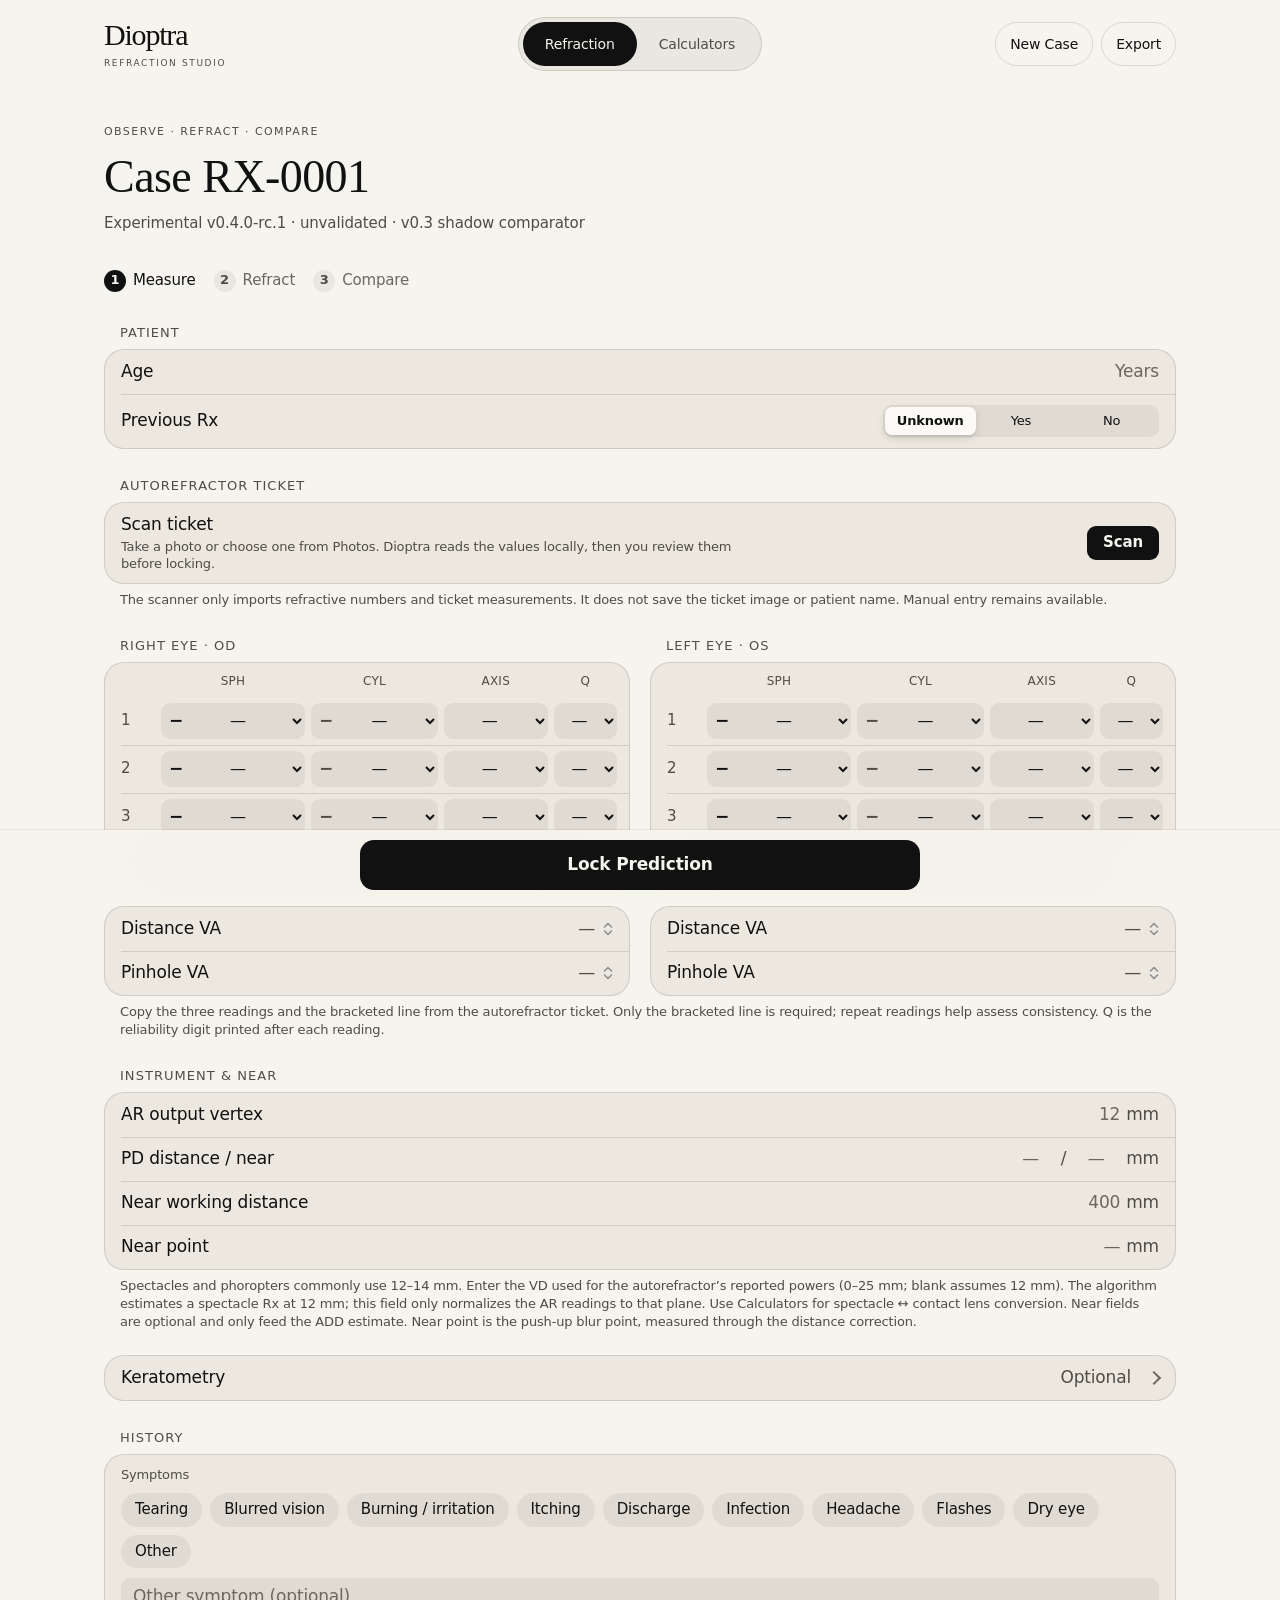
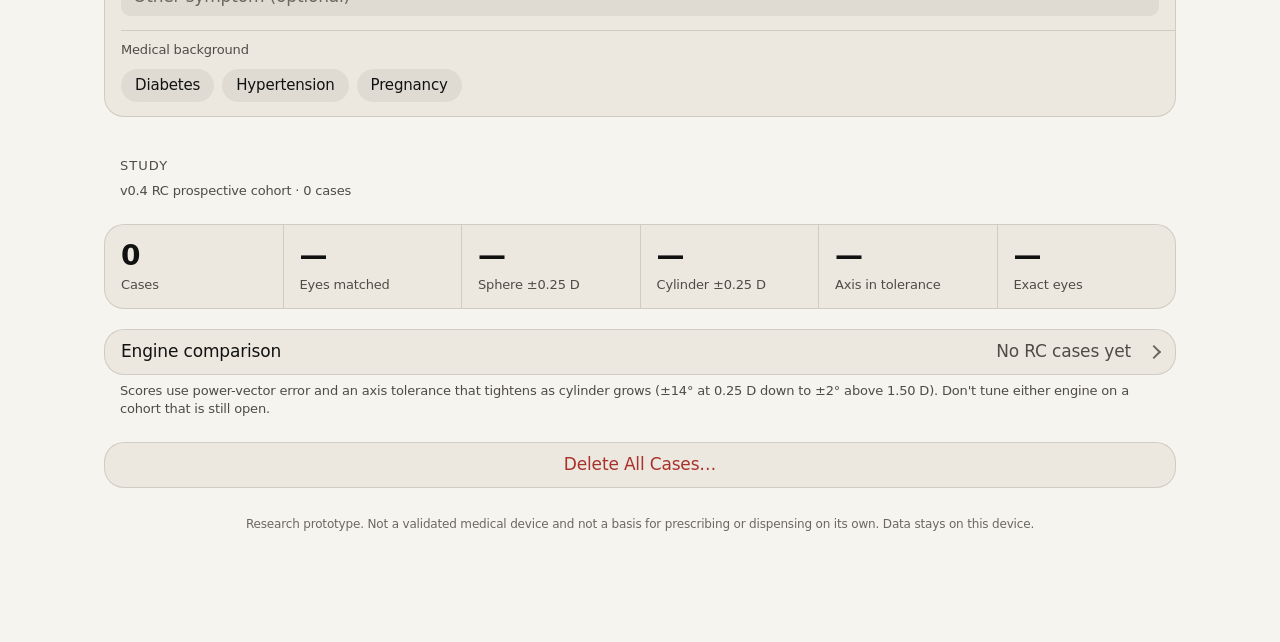
<file: index.html>
<!doctype html>
<html lang="en">
<head>
  <meta charset="utf-8" />
  <meta name="viewport" content="width=device-width, initial-scale=1, viewport-fit=cover" />
  <meta name="theme-color" content="#F6F4EE" media="(prefers-color-scheme: light)" />
  <meta name="theme-color" content="#111111" media="(prefers-color-scheme: dark)" />
  <meta name="apple-mobile-web-app-capable" content="yes" />
  <meta name="apple-mobile-web-app-status-bar-style" content="default" />
  <meta name="apple-mobile-web-app-title" content="Dioptra" />
  <meta name="color-scheme" content="light dark" />
  <title>Project Dioptra</title>
  <link rel="manifest" href="manifest.webmanifest" />
  <link rel="icon" href="assets/icon.svg" type="image/svg+xml" />
  <link rel="apple-touch-icon" href="assets/icon-192.png" />
  <link rel="stylesheet" href="css/app.css" />
</head>
<body data-stage="measure" data-view="case">
  <a class="skip-link" href="#casePanel">Skip to content</a>
  <header class="navbar" id="navbar">
    <div class="navbar-inner">
      <div class="brand">Dioptra<span class="brand-caption">REFRACTION STUDIO</span></div>
      <div class="view-tabs" role="tablist" aria-label="Workspace">
        <button id="caseTab" role="tab" aria-selected="true" aria-controls="casePanel" type="button">Refraction</button>
        <button id="calculatorTab" role="tab" aria-selected="false" aria-controls="calculatorPanel" tabindex="-1" type="button">Calculators</button>
      </div>
      <div class="nav-actions" id="caseActions">
        <button id="newCaseBtn" class="nav-button" type="button">New Case</button>
        <button id="exportBtn" class="nav-button" type="button">Export</button>
      </div>
      <span id="navTitle" hidden>Dioptra</span>
    </div>
  </header>

  <main>
  <section class="content" id="casePanel" role="tabpanel" aria-labelledby="caseTab" tabindex="0">
    <div class="large-title">
      <p class="eyebrow">Observe · Refract · Compare</p>
      <h1 id="caseTitle">Case</h1>
      <p id="engineLine" class="title-sub"></p>
    </div>

    <ol class="stepper" aria-label="Case progress">
      <li data-step="measure"><span class="step-dot">1</span>Measure</li>
      <li data-step="refract"><span class="step-dot">2</span>Refract</li>
      <li data-step="compare"><span class="step-dot">3</span>Compare</li>
    </ol>

    <!-- 1 · Measure ------------------------------------------------------- -->
    <fieldset id="measureSection" class="stage-section">
      <h2 class="group-header">Patient</h2>
      <div class="group">
        <label class="row">
          <span class="row-label">Age</span>
          <input id="age" class="row-input num" type="text" inputmode="numeric" autocomplete="off" placeholder="Years" />
        </label>
        <div class="row">
          <span class="row-label">Previous Rx</span>
          <div class="segmented" id="previousRxKnown" data-value="" role="radiogroup" aria-label="Previous Rx known">
            <button type="button" data-value="" role="radio">Unknown</button>
            <button type="button" data-value="yes" role="radio">Yes</button>
            <button type="button" data-value="no" role="radio">No</button>
          </div>
        </div>
      </div>

      <fieldset id="previousRxFields" hidden disabled>
        <h2 class="group-header">Previous prescription · minus cylinder</h2>
        <div class="eye-columns">
          <section class="eye-section"><div class="group rx-table final" id="previous-od"></div></section>
          <section class="eye-section"><div class="group rx-table final" id="previous-os"></div></section>
        </div>
        <div class="group"><label class="row"><span class="row-label">Previous ADD</span><select id="previousAdd" class="row-select"></select></label></div>
        <div class="group"><label class="row"><span class="row-label">Time wearing this Rx</span><span class="row-value"><input id="previousWornMonths" class="row-input num short" type="number" min="0" max="600" step="1" list="rxDurationOptions" placeholder="Unknown" aria-label="Time wearing previous Rx in months" /><span class="unit">months</span></span></label></div>
        <datalist id="rxDurationOptions"><option value="3"></option><option value="6"></option><option value="12"></option><option value="18"></option><option value="24"></option><option value="36"></option><option value="60"></option><option value="120"></option></datalist>
        <p class="group-footer">Enter the current glasses prescription for both eyes. Leave cylinder blank for a sphere-only prescription.</p>
        <p class="group-footer">Duration is optional: blank means unknown; 0 means less than one month. It is recorded as context, not used to alter the prediction or explain reduced acuity.</p>
      </fieldset>

      <h2 class="group-header">Autorefractor ticket</h2>
      <div class="group">
        <div class="row scan-row">
          <div>
            <span class="row-label">Scan ticket</span>
            <span class="scan-caption">Take a photo or choose one from Photos. Dioptra reads the values locally, then you review them before locking.</span>
          </div>
          <button id="scanTicketBtn" class="scan-button" type="button">Scan</button>
          <input id="ticketImageInput" type="file" accept="image/*" capture="environment" hidden />
        </div>
        <div id="scanStatusRow" class="row" hidden>
          <span class="row-label">Scanner</span>
          <span id="scanStatus" class="row-detail">Ready</span>
        </div>
      </div>
      <p class="group-footer">The scanner only imports refractive numbers and ticket measurements. It does not save the ticket image or patient name. Manual entry remains available.</p>

      <div class="eye-columns">
        <section class="eye-section" data-eye="od">
          <h2 class="group-header">Right eye · OD</h2>
          <div class="group rx-table" id="ar-od"></div>
          <div class="group">
            <label class="row"><span class="row-label">Distance VA</span><select id="vaOd" class="row-select"></select></label>
            <label class="row"><span class="row-label">Pinhole VA</span><select id="phOd" class="row-select"></select></label>
          </div>
        </section>
        <section class="eye-section" data-eye="os">
          <h2 class="group-header">Left eye · OS</h2>
          <div class="group rx-table" id="ar-os"></div>
          <div class="group">
            <label class="row"><span class="row-label">Distance VA</span><select id="vaOs" class="row-select"></select></label>
            <label class="row"><span class="row-label">Pinhole VA</span><select id="phOs" class="row-select"></select></label>
          </div>
        </section>
      </div>
      <p class="group-footer">Copy the three readings and the bracketed line from the autorefractor ticket. Only the bracketed line is required; repeat readings help assess consistency. Q is the reliability digit printed after each reading.</p>

      <h2 class="group-header">Instrument &amp; near</h2>
      <div class="group">
        <label class="row">
          <span class="row-label">AR output vertex</span>
          <span class="row-value"><input id="vertexMm" class="row-input num" type="text" inputmode="decimal" placeholder="12" /><span class="unit">mm</span></span>
        </label>
        <div class="row">
          <span class="row-label">PD distance / near</span>
          <span class="row-value">
            <input id="pdDistance" class="row-input num short" type="text" inputmode="decimal" placeholder="—" aria-label="Distance PD" />
            <span class="unit">/</span>
            <input id="pdNear" class="row-input num short" type="text" inputmode="decimal" placeholder="—" aria-label="Near PD" />
            <span class="unit">mm</span>
          </span>
        </div>
        <label class="row">
          <span class="row-label">Near working distance</span>
          <span class="row-value"><input id="nearWd" class="row-input num" type="text" inputmode="decimal" placeholder="400" aria-label="Near working distance in mm" /><span class="unit">mm</span></span>
        </label>
        <label class="row">
          <span class="row-label">Near point</span>
          <span class="row-value"><input id="nearPoint" class="row-input num" type="text" inputmode="decimal" placeholder="—" aria-label="Near point in mm" /><span class="unit">mm</span></span>
        </label>
      </div>
      <p class="group-footer">Spectacles and phoropters commonly use 12–14 mm. Enter the VD used for the autorefractor’s reported powers (0–25 mm; blank assumes 12 mm). The algorithm estimates a spectacle Rx at 12 mm; this field only normalizes the AR readings to that plane. Use Calculators for spectacle ↔ contact lens conversion. Near fields are optional and only feed the ADD estimate. Near point is the push-up blur point, measured through the distance correction.</p>

      <details class="group disclosure" id="kSection">
        <summary class="row disclosure-row"><span class="row-label">Keratometry</span><span class="row-detail">Optional</span></summary>
        <div id="k-fields"></div>
      </details>

      <h2 class="group-header">History</h2>
      <div class="group">
        <div class="row stacked">
          <span class="row-caption">Symptoms</span>
          <div class="chips" id="symptomChips"></div>
          <input id="symptomOtherText" class="inline-input" type="text" placeholder="Other symptom (optional)" />
        </div>
        <div class="row stacked">
          <span class="row-caption">Medical background</span>
          <div class="chips" id="medicalChips"></div>
        </div>
      </div>
    </fieldset>

    <!-- 2 · Refract ------------------------------------------------------- -->
    <fieldset id="refractSection" class="stage-section" hidden>
      <div class="locked-card">
        <svg class="locked-icon" viewBox="0 0 24 24" aria-hidden="true"><path d="M7 10V7a5 5 0 0 1 10 0v3" fill="none" stroke="currentColor" stroke-width="2" stroke-linecap="round"/><rect x="4.5" y="10" width="15" height="11" rx="2.5" fill="currentColor"/></svg>
        <div>
          <strong>Prediction locked</strong>
          <span id="lockedDetail">Hidden until you reveal.</span>
        </div>
      </div>

      <div class="eye-columns">
        <section class="eye-section">
          <h2 class="group-header">Your final Rx · OD</h2>
          <div class="group rx-table final" id="final-od"></div>
        </section>
        <section class="eye-section">
          <h2 class="group-header">Your final Rx · OS</h2>
          <div class="group rx-table final" id="final-os"></div>
        </section>
      </div>

      <div class="group">
        <label class="row"><span class="row-label">ADD</span><select id="finalAdd" class="row-select"></select></label>
        <label class="row"><span class="row-label">Note</span><input id="finalNote" class="row-input" type="text" placeholder="Optional" /></label>
      </div>
      <p class="group-footer">Enter the prescription from your own exam. The algorithm's result stays hidden until you reveal it.</p>
    </fieldset>

    <!-- 3 · Compare ------------------------------------------------------- -->
    <section id="compareSection" class="stage-section" hidden>
      <div id="comparisonContent"></div>
    </section>

    <!-- Study ------------------------------------------------------------- -->
    <h2 class="group-header study-header">Study</h2>
    <p id="statsScope" class="group-footer"></p>
    <div class="group">
      <div id="stats" class="stats"></div>
    </div>
    <details class="group disclosure">
      <summary class="row disclosure-row"><span class="row-label">Engine comparison</span><span class="row-detail" id="engineCompareDetail"></span></summary>
      <div id="engineCompare" class="engine-compare"></div>
    </details>
    <p class="group-footer">Scores use power-vector error and an axis tolerance that tightens as cylinder grows (±14° at 0.25 D down to ±2° above 1.50 D). Don't tune either engine on a cohort that is still open.</p>

    <div class="group">
      <button id="clearDataBtn" class="row row-button destructive" type="button">Delete All Cases…</button>
    </div>

    <p class="footnote">Research prototype. Not a validated medical device and not a basis for prescribing or dispensing on its own. Data stays on this device.</p>
  </section>

  <section class="content calculator-panel" id="calculatorPanel" role="tabpanel" aria-labelledby="calculatorTab" tabindex="0" hidden>
    <div class="large-title"><p class="eyebrow">Optical essentials</p><h1>One prescription. Both eyes.</h1>
    <p class="title-sub">Convert spectacle and contact lens powers, transpose notation and compare spherical equivalents.</p></div>
    <div class="calculator-layout">
    <section class="calculator-entry" aria-labelledby="calculatorInputTitle">
      <div class="section-heading"><h2 id="calculatorInputTitle">Prescription</h2><button class="quiet-button" id="calculatorReset" type="button">Clear</button></div>
      <form id="calculatorForm" novalidate>
        <label class="calculator-mode" for="calcConversion">Conversion
          <select id="calcConversion"><option value="spectaclesToContacts">Spectacles → Contacts</option><option value="contactsToSpectacles">Contacts → Spectacles</option><option value="custom">Custom vertex distances</option></select>
        </label>
        <p id="calcInputPlane" class="calculator-hint">Enter the spectacle prescription.</p>
<fieldset class="calculator-eye"><legend>Right eye · OD</legend><div class="calculator-fields">
 <label for="calcSphere">Sphere <span>SPH · D</span><input id="calcSphere" type="text" autocomplete="off" spellcheck="false" placeholder="−2.00" aria-describedby="calculatorError" /></label>
 <label for="calcCylinder">Cylinder <span>CYL · D</span><input id="calcCylinder" type="text" autocomplete="off" spellcheck="false" placeholder="0.00" aria-describedby="calculatorError" /></label>
 <label for="calcAxis">Axis <span>1–180°</span><input id="calcAxis" type="text" inputmode="numeric" autocomplete="off" placeholder="90" aria-describedby="calculatorError axisHint" /></label>
 </div></fieldset><fieldset class="calculator-eye"><legend>Left eye · OS</legend><div class="calculator-fields">
 <label for="calcSphereOs">Sphere <span>SPH · D</span><input id="calcSphereOs" type="text" autocomplete="off" spellcheck="false" placeholder="−2.00" aria-describedby="calculatorError" /></label>
 <label for="calcCylinderOs">Cylinder <span>CYL · D</span><input id="calcCylinderOs" type="text" autocomplete="off" spellcheck="false" placeholder="0.00" aria-describedby="calculatorError" /></label>
 <label for="calcAxisOs">Axis <span>1–180°</span><input id="calcAxisOs" type="text" inputmode="numeric" autocomplete="off" placeholder="90" aria-describedby="calculatorError axisHint" /></label>
 </div></fieldset>
        <p id="axisHint" class="calculator-hint">Either cylinder notation works. For sphere only, enter 0 cylinder; no axis is needed. Leave all three fields blank for an unused eye.</p>
        <div class="calculator-fields vertex-fields">
          <label for="calcFromVertex"><span id="calcFromLabel">Spectacle vertex</span><span>mm from cornea</span><input id="calcFromVertex" type="text" inputmode="decimal" value="12" aria-describedby="calculatorError vertexHint vertexAlreadyHint" /></label>
          <label for="calcToVertex"><span id="calcToLabel">Contact lens plane</span><span>mm from cornea</span><input id="calcToVertex" type="text" inputmode="decimal" value="0" readonly aria-describedby="calculatorError vertexHint vertexAlreadyHint" /></label>
        </div>
        <p id="vertexHint" class="calculator-hint">Spectacles and phoropters commonly use 12–14 mm. Enter the measured or reported vertex when known; 12 mm is only the default assumption. Contacts use 0 mm. The distances apply to both eyes.</p>
        <p id="vertexAlreadyHint" class="calculator-hint">Manufacturer trial-lens tables may already include compensation; do not apply it a second time. Enter a power in the plane selected above.</p>
        <p id="calculatorError" class="calculator-error" role="status" aria-live="polite"></p><button class="button-primary" type="submit">Calculate</button>
      </form>
      <details class="calculator-paste"><summary>Paste a prescription</summary><form id="calculatorPasteForm" class="paste-form" novalidate>
      <label for="calculatorPasteEye">Eye</label><select id="calculatorPasteEye"><option value="od">Right eye · OD</option><option value="os">Left eye · OS</option></select>
      <label for="calculatorPaste">Sphere, cylinder × axis</label><div><input id="calculatorPaste" type="text" autocomplete="off" placeholder="−2.00 +3.00 × 90" aria-describedby="calculatorPasteError" /><button class="quiet-button" type="submit">Apply</button></div><p id="calculatorPasteError" class="calculator-error" role="status"></p></form></details>
    </section>
    <section class="calculator-output" aria-label="Calculation results" aria-live="polite" aria-atomic="true">
    <div id="calculatorEmpty" class="calculator-empty"><span class="empty-symbol" aria-hidden="true">↔</span><h2>Spectacles to contacts.<br>Or back again.</h2><p>Enter one or both eyes to see the optical equivalents.</p></div>
    <div id="calculatorResults" hidden>
      <h2 id="calcSummaryTitle">Contact-plane optical equivalents</h2>
      <p id="calcSummaryPlanes" class="calculator-hint"></p>
      <table class="conversion-summary" aria-label="Both-eye vertex conversion"><thead><tr><th scope="col">Eye</th><th scope="col">Computed · D</th><th scope="col">0.25 D reference</th></tr></thead><tbody>
      <tr id="calcSummaryRow"><th scope="row">OD</th><td id="calcVertex"></td><td id="calcVertexRounded"></td></tr>
      <tr id="calcSummaryRowOs"><th scope="row">OS</th><td id="calcVertexOs"></td><td id="calcVertexRoundedOs"></td></tr>
      </tbody></table>
      <div class="result-actions"><button id="copyBothVertex" class="quiet-button" type="button">Copy conversion results</button></div>
<section id="calcEyeResults" class="calculator-eye-output" aria-label="Right eye · OD results" hidden>
 <h2 class="eye-result-title">Right eye · OD</h2>
 <p class="calculator-original">Input <span id="calcOriginal"></span></p>
 <div class="calculator-result"><p class="eyebrow" id="calcVertexTitle">Vertex conversion</p>
 <p id="calcVertexPlanes" class="calculator-hint"></p><p id="calcVertexContext" class="calculator-hint"></p>
 <p id="calcVertexMeridians" class="calculator-hint"></p>
 <button id="copyVertex" class="quiet-button" type="button">Copy conversion</button></div>
 <div class="calculator-result"><p class="eyebrow">Transposition of input</p><h2 id="calcTransposed"></h2>
 <p id="calcNotation" class="calculator-hint"></p><div class="result-actions"><button id="copyTransposed" class="quiet-button" type="button">Copy Rx</button><button id="useTransposed" class="quiet-button" type="button">Use as input ↔</button></div></div>
 <div class="calculator-result"><p class="eyebrow">Spherical equivalent of input</p><h2 id="calcSE"></h2>
 <p class="calculator-hint">Nearest 0.25 D · halfway values toward more plus</p><button id="copySE" class="quiet-button" type="button">Copy SE</button></div>
 <details class="calculation-details"><summary>How it’s calculated</summary><dl id="calculatorMath"></dl><p id="calculatorRounding" class="calculator-hint"></p></details>
 </section><section id="calcEyeResultsOs" class="calculator-eye-output" aria-label="Left eye · OS results" hidden>
 <h2 class="eye-result-title">Left eye · OS</h2>
 <p class="calculator-original">Input <span id="calcOriginalOs"></span></p>
 <div class="calculator-result"><p class="eyebrow" id="calcVertexTitleOs">Vertex conversion</p>
 <p id="calcVertexPlanesOs" class="calculator-hint"></p><p id="calcVertexContextOs" class="calculator-hint"></p>
 <p id="calcVertexMeridiansOs" class="calculator-hint"></p>
 <button id="copyVertexOs" class="quiet-button" type="button">Copy conversion</button></div>
 <div class="calculator-result"><p class="eyebrow">Transposition of input</p><h2 id="calcTransposedOs"></h2>
 <p id="calcNotationOs" class="calculator-hint"></p><div class="result-actions"><button id="copyTransposedOs" class="quiet-button" type="button">Copy Rx</button><button id="useTransposedOs" class="quiet-button" type="button">Use as input ↔</button></div></div>
 <div class="calculator-result"><p class="eyebrow">Spherical equivalent of input</p><h2 id="calcSEOs"></h2>
 <p class="calculator-hint">Nearest 0.25 D · halfway values toward more plus</p><button id="copySEOs" class="quiet-button" type="button">Copy SE</button></div>
 <details class="calculation-details"><summary>How it’s calculated</summary><dl id="calculatorMathOs"></dl><p id="calculatorRoundingOs" class="calculator-hint"></p></details>
 </section>
      <p class="calculator-hint">Conversions show calculated powers to 0.01 D. Quarter-diopter references round sphere and cylinder separately, with halfway values toward more plus; they are not a selection of available lens powers. Axis stays unchanged. Spherical equivalent removes astigmatic correction.</p>
    </div></section></div>
    <p id="calculatorStatus" class="calculator-status" role="status" aria-live="polite"></p>
    <p class="footnote">Optical equivalents, not a contact lens prescription or fitting recommendation. Available powers, lens design, rotation and fit require separate assessment. This workspace does not read or save patient cases.</p>
  </section>
  </main>

  <div class="action-bar" id="actionBar">
    <div class="action-inner">
      <button id="primaryAction" class="button-primary" type="button">Lock Prediction</button>
    </div>
  </div>

  <div id="toast" class="toast" role="status" aria-live="polite"></div>

  <dialog id="dialog" class="sheet-dialog">
    <form method="dialog" class="sheet">
      <div class="sheet-text">
        <h3 id="dialogTitle"></h3>
        <p id="dialogMessage"></p>
      </div>
      <div class="sheet-actions" id="dialogActions"></div>
    </form>
  </dialog>

  <script src="js/vertex.js"></script>
  <script src="js/config.js"></script>
  <script src="js/algorithm.js"></script>
  <script src="js/config-v03.js"></script>
  <script src="js/engine-v03.js"></script>
  <script src="js/config-v04.js"></script>
  <script src="js/engine-v04.js"></script>
  <script src="js/scoring.js"></script>
  <script src="js/engines.js"></script>
  <script src="js/storage.js"></script>
  <script src="js/ticket-scan.js"></script>
  <script src="js/app.js"></script>
  <script src="js/optical-calculators.js"></script>
  <script src="js/workspace.js"></script>
</body>
</html>
</file>
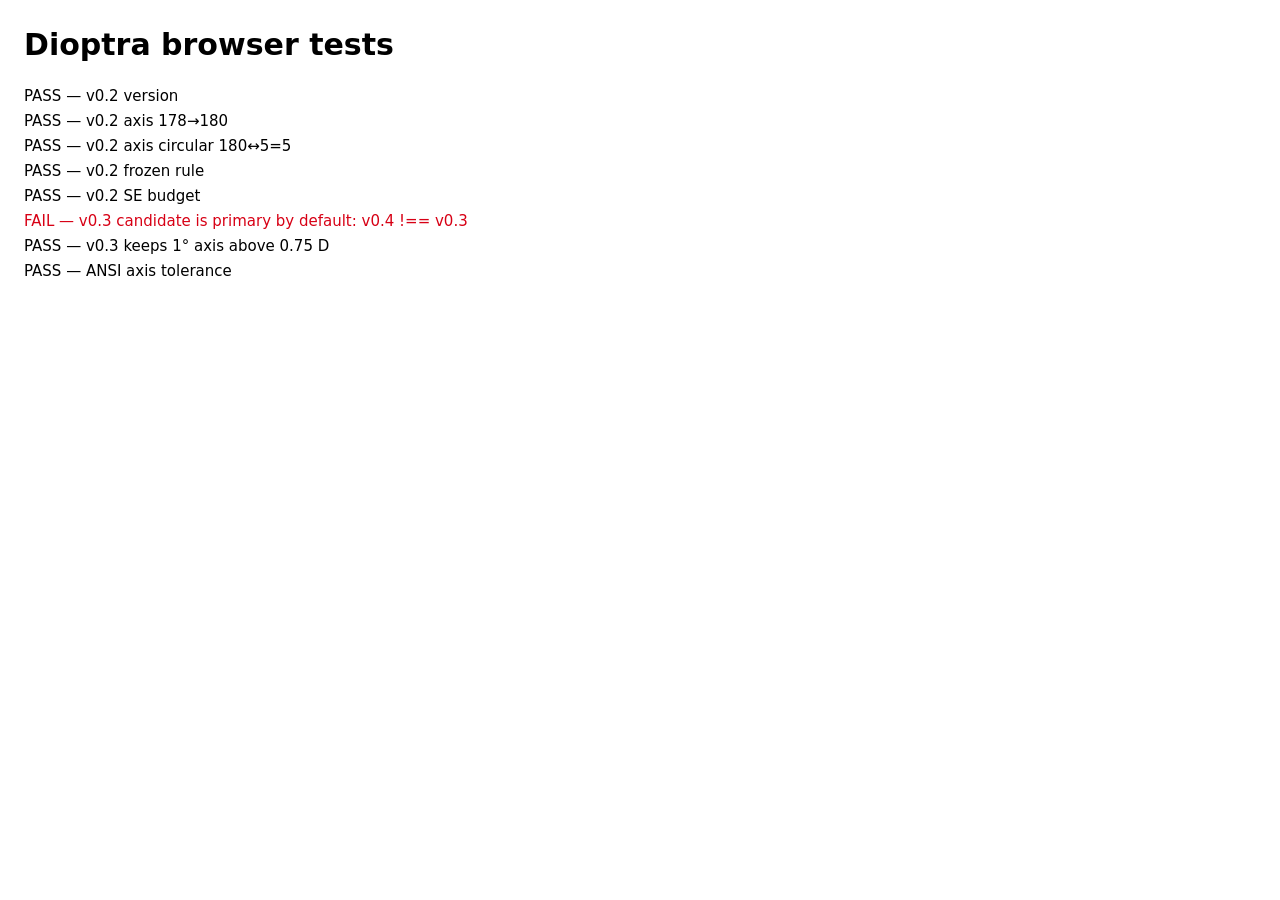
<file: tests/algorithm.test.html>
<!doctype html>
<html lang="en"><head><meta charset="utf-8"><title>Dioptra browser tests</title>
<style>body{font:15px/1.4 -apple-system,system-ui,sans-serif;margin:24px}p{margin:4px 0}.fail{color:#d70015}</style></head>
<body><h1>Dioptra browser tests</h1><div id="out"></div>
<script src="../js/config.js"></script><script src="../js/algorithm.js"></script>
<script src="../js/vertex.js"></script>
<script src="../js/config-v03.js"></script><script src="../js/engine-v03.js"></script>
<script src="../js/scoring.js"></script><script src="../js/engines.js"></script>
<script>
const out=document.getElementById("out");
function test(name,fn){try{fn();out.innerHTML+=`<p>PASS — ${name}</p>`}catch(e){out.innerHTML+=`<p class="fail">FAIL — ${name}: ${e.message}</p>`}}
function eq(a,b){if(a!==b)throw new Error(`${a} !== ${b}`)}
function near(a,b,t=1e-9){if(Math.abs(a-b)>t)throw new Error(`${a} !~= ${b}`)}
const sample={age:25,
  od:{sphere:-2.50,cylinder:-1.25,axis:178,va:"20/100",pinhole:"20/50"},
  os:{sphere:-2.75,cylinder:-1.00,axis:168,va:"20/100",pinhole:"20/50"}};
test("v0.2 version",()=>eq(DIOPTRA_CONFIG.version,"0.2.0"));
test("v0.2 axis 178→180",()=>eq(DioptraAlgorithm.quantizeAxis(178),180));
test("v0.2 axis circular 180↔5=5",()=>eq(DioptraAlgorithm.axisDistance(180,5),5));
test("v0.2 frozen rule",()=>{
 const p=DioptraAlgorithm.predictCase(sample);
 eq(p.od.sphere,-2.75); eq(p.od.cylinder,-1.25); eq(p.od.axis,180);
 eq(p.os.sphere,-3.00); eq(p.os.cylinder,-1.00); eq(p.os.axis,170);
 near(p.od.seShiftFromAR,-0.25); near(p.os.seShiftFromAR,-0.25);
});
test("v0.2 SE budget",()=>{
 const p=DioptraAlgorithm.predictCase({age:25,
  od:{sphere:0.37,cylinder:-0.37,axis:90,va:"20/20",pinhole:"20/20"},
  os:{sphere:0.37,cylinder:-0.37,axis:90,va:"20/20",pinhole:"20/20"}});
 if(Math.abs(p.od.seShiftFromAR)>0.2500001)throw new Error(p.od.seShiftFromAR);
});
test("v0.3 candidate is primary by default",()=>{eq(DioptraEngines.primaryId(),"v0.3");eq(DioptraEngines.shadowId(),"v0.2");eq(DIOPTRA_V03_CONFIG.ui.finalAxisStep,1)});
test("v0.3 keeps 1° axis above 0.75 D",()=>{
 const p=DioptraEngineV03.predictCase(sample);
 eq(p.od.sphere,-2.75); eq(p.od.axis,178); eq(p.os.axis,168);
});
test("ANSI axis tolerance",()=>{eq(DioptraScoring.axisTolerance(1.25),3);eq(DioptraScoring.axisTolerance(2),2)});
</script></body></html>
</file>
<file: css/app.css>
/* Dioptra — L’Oeil's paper-and-ink palette, fine rules and quiet navigation.
   Clinical status colours remain semantic, not decorative. No remote assets. */

:root {
  color-scheme: light dark;

  --bg: #F6F4EE;
  --cell: #ECE8DF;
  --label: #111111;
  --label-2: #4F4C47;
  --label-3: #6B6760;
  --separator: rgba(17, 17, 17, 0.13);
  --fill: rgba(17, 17, 17, 0.06);
  --fill-strong: rgba(17, 17, 17, 0.12);
  --thumb: #FBFAF7;
  --bar: rgba(246, 244, 238, 0.9);
  --alert: rgba(246, 244, 238, 0.96);
  --scrim: rgba(0, 0, 0, 0.2);

  --tint: #111111;
  --on-tint: #F6F4EE;
  --green: #336A49;
  --orange: #85561B;
  --red: #A8322B;
  --serif: 'Iowan Old Style', 'Palatino Linotype', Georgia, serif;
  --mono: ui-monospace, 'SF Mono', Menlo, Consolas, monospace;

  --radius: 20px;
  --field-radius: 9px;
  --row-pad: 16px;
  --safe-top: env(safe-area-inset-top, 0px);
  --safe-bottom: env(safe-area-inset-bottom, 0px);

  --font: -apple-system, BlinkMacSystemFont, "SF Pro Text", "Helvetica Neue", system-ui, sans-serif;
  --font-rounded: ui-rounded, -apple-system, "SF Pro Rounded", system-ui, sans-serif;
}

@media (prefers-color-scheme: dark) {
  :root {
    --bg: #111111;
    --cell: #1D1C1B;
    --label: #F6F4EE;
    --label-2: #BEB8AD;
    --label-3: #A49E95;
    --separator: rgba(246, 244, 238, 0.16);
    --fill: rgba(246, 244, 238, 0.08);
    --fill-strong: rgba(246, 244, 238, 0.15);
    --thumb: #3B3935;
    --bar: rgba(29, 28, 27, 0.9);
    --alert: rgba(24, 23, 22, 0.96);
    --scrim: rgba(0, 0, 0, 0.45);

    --tint: #F6F4EE;
    --on-tint: #111111;
    --green: #7BC29A;
    --orange: #D5AE76;
    --red: #FF8A7A;
  }
}

* { box-sizing: border-box; }

html { -webkit-text-size-adjust: 100%; }

body {
  margin: 0;
  background: var(--bg);
  color: var(--label);
  font: 17px/1.29 var(--font);
  letter-spacing: -0.01em;
  -webkit-font-smoothing: antialiased;
  -webkit-tap-highlight-color: transparent;
}

button, input, select, textarea { font: inherit; color: inherit; letter-spacing: inherit; }
button { cursor: pointer; }
[hidden] { display: none !important; }

fieldset { border: 0; margin: 0; padding: 0; min-width: 0; }

.num { font-variant-numeric: tabular-nums; }

/* ------------------------------------------------------------------ navbar */

.navbar {
  position: sticky;
  top: 0;
  z-index: 20;
  padding-top: var(--safe-top);
  background: var(--bar);
  -webkit-backdrop-filter: saturate(180%) blur(20px);
  backdrop-filter: saturate(180%) blur(20px);
  box-shadow: 0 0.5px 0 transparent;
  transition: box-shadow 200ms ease;
}
.navbar.scrolled { box-shadow: 0 0.5px 0 var(--separator); }

.navbar-inner {
  max-width: 1120px;
  margin: 0 auto;
  min-height: 88px;
  padding: 12px 24px;
  display: grid;
  grid-template-columns: 1fr auto 1fr;
  align-items: center;
}

.nav-button {
  justify-self: start;
  border: 1px solid var(--separator);
  background: none;
  color: var(--tint);
  padding: 10px 14px;
  border-radius: 999px;
  min-height: 44px;
  font-size: 14px;
  transition: opacity 100ms ease;
}
.nav-button:last-child { justify-self: end; }
.nav-button:active { opacity: 0.35; }

/* ------------------------------------------------------------------ layout */

.content {
  max-width: 1120px;
  margin: 0 auto;
  padding: 24px 24px calc(110px + var(--safe-bottom));
}

.large-title { padding: 12px 0 20px; }
.large-title h1 {
  margin: 0;
  font-family: var(--serif);
  font-size: clamp(32px, 4vw, 46px);
  line-height: 1.15;
  font-weight: 400;
  letter-spacing: -0.012em;
}
.title-sub {
  margin: 10px 0 0;
  color: var(--label-2);
  font-size: 15px;
  letter-spacing: -0.01em;
}

.stepper {
  list-style: none;
  margin: 16px 0 4px;
  padding: 0;
  display: flex;
  gap: 18px;
  font-size: 15px;
  font-weight: 500;
  color: var(--label-3);
}
.stepper li { display: flex; align-items: center; gap: 7px; transition: color 200ms ease; }
.step-dot {
  width: 22px;
  height: 22px;
  border-radius: 50%;
  display: inline-grid;
  place-items: center;
  font-size: 13px;
  font-weight: 600;
  background: var(--fill);
  color: var(--label-2);
  transition: background 200ms ease, color 200ms ease;
}
.stepper li.current { color: var(--label); }
.stepper li.current .step-dot { background: var(--tint); color: var(--on-tint); }
.stepper li.done { color: var(--label-2); }
.stepper li.done .step-dot { background: color-mix(in srgb, var(--tint) 16%, transparent); color: var(--tint); }

.eye-columns { display: grid; grid-template-columns: 1fr; column-gap: 20px; }
@media (min-width: 760px) {
  .eye-columns { grid-template-columns: 1fr 1fr; }
}

/* ------------------------------------------------------------------ groups */

.group-header {
  margin: 28px 0 7px;
  padding: 0 var(--row-pad);
  font-size: 13px;
  line-height: 18px;
  font-weight: 500;
  text-transform: uppercase;
  letter-spacing: 0.08em;
  color: var(--label-2);
}
.eye-section .group-header { margin-top: 28px; }
.eye-section .group + .group { margin-top: 12px; }

.group-footer {
  margin: 7px 0 0;
  padding: 0 var(--row-pad);
  font-size: 13px;
  line-height: 18px;
  color: var(--label-2);
}

.group {
  background: var(--cell);
  border: 1px solid var(--separator);
  border-radius: var(--radius);
  overflow: hidden;
}
.group + .group, .eye-columns + .group { margin-top: 20px; }
.group-footer + .group, .group-footer + details.group { margin-top: 24px; }

.row {
  position: relative;
  min-height: 44px;
  padding: 11px var(--row-pad);
  display: flex;
  align-items: center;
  justify-content: space-between;
  gap: 12px;
}
.row + .row::before,
.rx-row + .rx-row::before,
.disclosure[open] > summary + * > .row:first-child::before {
  content: "";
  position: absolute;
  top: 0;
  left: var(--row-pad);
  right: 0;
  height: 0.5px;
  background: var(--separator);
}

.row-label { flex: 0 1 auto; }
.row > .row-label:first-child { white-space: nowrap; }
.row.stacked > *, .row > .row-label:only-child { white-space: normal; }
.row-detail { color: var(--label-2); }
.row-caption { font-size: 13px; color: var(--label-2); }

.row.stacked { flex-direction: column; align-items: stretch; gap: 10px; padding-top: 12px; padding-bottom: 14px; }

.row-value { display: inline-flex; align-items: center; gap: 6px; }
.unit { color: var(--label-2); }

.row-input {
  flex: 1 1 auto;
  min-width: 0;
  width: 100%;
  max-width: 180px;
  border: 0;
  outline: 0;
  background: transparent;
  text-align: right;
  padding: 0;
  font-size: 17px;
  color: var(--label);
}
.row-value .row-input { max-width: 80px; }
.row-value .row-input.short { max-width: 48px; text-align: center; }
#previousWornMonths { width: 110px; max-width: 110px; flex: 0 0 110px; text-align: right; }
#compareSection { scroll-margin-top: 120px; }
@media (max-width: 759px) {
  #compareSection { scroll-margin-top: 180px; }
}
.row-input::placeholder, .inline-input::placeholder, .field::placeholder { color: var(--label-3); }

.row-select {
  appearance: none;
  -webkit-appearance: none;
  border: 0;
  outline: 0;
  background: transparent url("data:image/svg+xml,%3Csvg xmlns='http://www.w3.org/2000/svg' width='10' height='14' viewBox='0 0 10 14'%3E%3Cpath d='M1.5 5 5 1.5 8.5 5M1.5 9 5 12.5 8.5 9' fill='none' stroke='%238e8e93' stroke-width='1.6' stroke-linecap='round' stroke-linejoin='round'/%3E%3C/svg%3E") no-repeat right center;
  padding: 0 18px 0 0;
  text-align: right;
  text-align-last: right;
  color: var(--label-2);
  font-size: 17px;
  max-width: 60%;
}

.inline-input {
  border: 0;
  outline: 0;
  border-radius: var(--field-radius);
  background: var(--fill);
  padding: 8px 12px;
  font-size: 17px;
}

.row-button {
  width: 100%;
  border: 0;
  background: none;
  justify-content: center;
  color: var(--tint);
  transition: background 100ms ease;
}
.row-button:active { background: var(--fill); }
.row-button.destructive { color: var(--red); }

/* ------------------------------------------------------------------ segmented control */

.segmented {
  display: inline-grid;
  grid-auto-flow: column;
  grid-auto-columns: 1fr;
  padding: 2px;
  border-radius: 9px;
  background: var(--fill);
  flex: 0 0 auto;
}
.segmented button {
  border: 0;
  background: transparent;
  border-radius: 7px;
  padding: 5px 12px;
  font-size: 13px;
  font-weight: 500;
  line-height: 18px;
  color: var(--label);
  transition: background 200ms ease, box-shadow 200ms ease;
}
.segmented button[aria-checked="true"] {
  background: var(--thumb);
  font-weight: 600;
  box-shadow: 0 3px 8px rgba(0, 0, 0, 0.12), 0 3px 1px rgba(0, 0, 0, 0.04);
}

/* ------------------------------------------------------------------ Rx tables */

.rx-table { padding: 4px 0; }

.rx-head, .rx-row {
  display: grid;
  grid-template-columns: 34px minmax(0, 1.25fr) minmax(0, 1.1fr) minmax(0, 0.9fr) minmax(0, 0.55fr);
  gap: 6px;
  align-items: center;
  padding: 0 12px 0 var(--row-pad);
}
.rx-table.final .rx-head, .rx-table.final .rx-row {
  grid-template-columns: 34px minmax(0, 1.25fr) minmax(0, 1.1fr) minmax(0, 0.9fr);
}

.rx-head {
  min-height: 30px;
  font-size: 12px;
  font-weight: 500;
  letter-spacing: 0.02em;
  color: var(--label-2);
  text-align: center;
}
.rx-head span:first-child { text-align: left; }

.rx-row { position: relative; min-height: 48px; padding-top: 6px; padding-bottom: 6px; }
.rx-row-label { font-size: 15px; color: var(--label-2); font-variant-numeric: tabular-nums; }
.rx-row.selected .rx-row-label {
  color: var(--tint);
  font-weight: 600;
}

.field, .power {
  height: 36px;
  border-radius: var(--field-radius);
  background: var(--fill);
  transition: box-shadow 150ms ease;
}
.field {
  width: 100%;
  min-width: 0;
  border: 0;
  outline: 0;
  padding: 0 4px;
  text-align: center;
  font-size: 17px;
  font-variant-numeric: tabular-nums;
}
.power { display: flex; align-items: center; min-width: 0; }
.power .field { background: transparent; padding-left: 0; text-align: left; }
.sign {
  flex: 0 0 26px;
  height: 100%;
  border: 0;
  background: none;
  color: var(--tint);
  font-weight: 600;
  font-size: 17px;
  padding: 0 0 0 4px;
  text-align: center;
}
.sign.static { color: var(--label-2); display: inline-grid; place-items: center; cursor: default; }
.sign:not(.static):active { opacity: 0.35; }

.field:focus, .power:focus-within { box-shadow: inset 0 0 0 1.5px var(--tint); }
.invalid, .power.invalid { box-shadow: inset 0 0 0 1.5px var(--red) !important; }
.row-input.invalid { box-shadow: none !important; }
.row-input.invalid::placeholder { color: var(--red); }
.row:has(.row-input.invalid) .row-label { color: var(--red); }
select.field { appearance: auto; -webkit-appearance: auto; text-align-last: center; font-size: 16px; cursor: pointer; }

/* ------------------------------------------------------------------ chips */

.chips { display: flex; flex-wrap: wrap; gap: 8px; }
.chip {
  position: relative;
  display: inline-flex;
  align-items: center;
  padding: 7px 14px;
  border-radius: 999px;
  background: var(--fill);
  font-size: 15px;
  user-select: none;
  transition: background 150ms ease, color 150ms ease, transform 100ms ease;
}
.chip input { position: absolute; opacity: 0; pointer-events: none; }
.chip:active { transform: scale(0.96); }
.chip.on { background: var(--tint); color: var(--on-tint); }
.chip:has(input:focus-visible) { outline: 2px solid color-mix(in srgb, var(--tint) 50%, transparent); outline-offset: 1px; }

/* ------------------------------------------------------------------ disclosure */

details > summary { list-style: none; cursor: pointer; }
details > summary::-webkit-details-marker { display: none; }
.disclosure-row::after {
  content: "";
  width: 8px;
  height: 8px;
  margin-left: 6px;
  border-right: 2px solid var(--label-3);
  border-bottom: 2px solid var(--label-3);
  transform: rotate(-45deg);
  transition: transform 200ms ease;
  flex: 0 0 auto;
}
details[open] > .disclosure-row::after { transform: rotate(45deg); }
.disclosure-row .row-detail { margin-left: auto; }
.disclosure-row:active { background: var(--fill); }
details.group[open] > summary { box-shadow: inset 0 -0.5px 0 var(--separator); }
.shadow-block { margin-top: 28px; }
.shadow-block > summary.group { margin: 0; }
.shadow-block[open] > summary .row-detail { color: var(--tint); }

.cand {
  display: flex;
  flex-direction: column;
  align-items: flex-end;
  gap: 2px;
  font-size: 15px;
  color: var(--label-2);
  font-variant-numeric: tabular-nums;
  white-space: nowrap;
}
.badge {
  display: inline-block;
  margin-left: 6px;
  padding: 1px 7px;
  border-radius: 999px;
  font-size: 12px;
  font-weight: 600;
  vertical-align: 2px;
  color: var(--tint);
  background: color-mix(in srgb, var(--tint) 14%, transparent);
}

/* ------------------------------------------------------------------ locked card */

.locked-card {
  margin-top: 24px;
  display: flex;
  align-items: center;
  gap: 12px;
  padding: 14px var(--row-pad);
  border-radius: var(--radius);
  background: var(--cell);
}
.locked-card strong { display: block; font-weight: 600; }
.locked-card span { font-size: 15px; color: var(--label-2); }
.locked-icon { width: 26px; height: 26px; color: var(--tint); flex: 0 0 auto; }

/* ------------------------------------------------------------------ comparison */

.cmp {
  display: grid;
  grid-template-columns: minmax(0, 1fr) auto auto 92px;
  column-gap: 14px;
  align-items: center;
  padding: 4px 0;
}
.cmp > * { padding: 10px 0; position: relative; }
.cmp .cmp-h {
  padding: 10px 0 6px;
  font-size: 12px;
  font-weight: 500;
  letter-spacing: 0.02em;
  color: var(--label-2);
  text-align: right;
}
.cmp .cmp-h:first-child { text-align: left; }
.cmp .cmp-label { padding-left: var(--row-pad); color: var(--label-2); font-size: 15px; }
.cmp .cmp-h:first-child { padding-left: var(--row-pad); }
.cmp .cmp-v { text-align: right; font-variant-numeric: tabular-nums; }
.cmp .cmp-d { text-align: right; padding-right: var(--row-pad); }
.cmp .cmp-sep { grid-column: 1 / -1; height: 0.5px; padding: 0; margin-left: var(--row-pad); background: var(--separator); }

.pill {
  display: inline-block;
  min-width: 58px;
  padding: 3px 9px;
  border-radius: 999px;
  font-size: 15px;
  font-weight: 600;
  text-align: center;
  font-variant-numeric: tabular-nums;
}
.pill.ok { color: var(--green); background: color-mix(in srgb, var(--green) 15%, transparent); }
.pill.off { color: var(--orange); background: color-mix(in srgb, var(--orange) 16%, transparent); }
.pill.na { color: var(--label-2); background: var(--fill); }
.tol { display: block; font-size: 11px; color: var(--label-2); margin-top: 2px; font-weight: 400; }

.flag-list { list-style: none; margin: 0; padding: 0; }
.flag-list li { position: relative; display: flex; gap: 12px; padding: 11px var(--row-pad); align-items: flex-start; }
.flag-list li + li::before { content: ""; position: absolute; top: 0; left: 50px; right: 0; height: 0.5px; background: var(--separator); }
.flag-dot { flex: 0 0 22px; height: 22px; border-radius: 50%; display: grid; place-items: center; font-size: 13px; font-weight: 700; color: #fff; margin-top: 1px; }
.flag-dot.review { background: var(--orange); color: var(--on-tint); }
.flag-dot.info { background: var(--tint); color: var(--on-tint); }
.flag-dot.ok { background: var(--green); color: var(--on-tint); }
.flag-text strong { display: block; font-weight: 500; }
.flag-text span { font-size: 15px; color: var(--label-2); }

.kv { display: grid; grid-template-columns: 1fr auto; }

/* ------------------------------------------------------------------ stats */

.stats {
  display: grid;
  grid-template-columns: repeat(auto-fit, minmax(150px, 1fr));
  gap: 1px;
  background: var(--separator);
}
.stat { background: var(--cell); padding: 14px var(--row-pad) 13px; }
.stat strong {
  display: block;
  font-family: var(--font-rounded);
  font-size: 28px;
  line-height: 34px;
  font-weight: 600;
  letter-spacing: -0.01em;
  font-variant-numeric: tabular-nums;
}
.stat span { font-size: 13px; color: var(--label-2); }

.engine-compare { overflow-x: auto; }
.engine-compare table { width: 100%; border-collapse: collapse; font-size: 15px; font-variant-numeric: tabular-nums; }
.engine-compare th, .engine-compare td { padding: 10px 8px; text-align: right; white-space: nowrap; }
.engine-compare th:first-child, .engine-compare td:first-child { text-align: left; padding-left: var(--row-pad); }
.engine-compare th { font-size: 12px; font-weight: 500; color: var(--label-2); letter-spacing: 0.02em; }
.engine-compare tr + tr td { box-shadow: inset 0 0.5px 0 var(--separator); }
.engine-compare .primary-row td:first-child { font-weight: 600; }
@media (max-width: 480px) { .engine-compare .col-eyes { display: none; } }
.empty { padding: 14px var(--row-pad); color: var(--label-2); font-size: 15px; }

.study-header { margin-top: 40px; }

.footnote {
  margin: 28px var(--row-pad) 0;
  font-size: 12px;
  line-height: 16px;
  color: var(--label-3);
  text-align: center;
}

/* ------------------------------------------------------------------ action bar */

.action-bar {
  position: fixed;
  left: 0;
  right: 0;
  bottom: 0;
  z-index: 20;
  padding: 10px 20px calc(10px + var(--safe-bottom));
  background: var(--bar);
  -webkit-backdrop-filter: saturate(180%) blur(20px);
  backdrop-filter: saturate(180%) blur(20px);
  box-shadow: 0 -0.5px 0 var(--separator);
}
.action-inner { max-width: 560px; margin: 0 auto; }

.button-primary {
  width: 100%;
  height: 50px;
  border: 0;
  border-radius: 14px;
  background: var(--tint);
  color: var(--on-tint);
  font-size: 17px;
  font-weight: 600;
  transition: transform 100ms ease-out, opacity 100ms ease-out;
}
.button-primary:active { transform: scale(0.98); opacity: 0.85; }
.button-primary:disabled { opacity: 0.4; }

/* ------------------------------------------------------------------ toast */

.toast {
  position: fixed;
  left: 50%;
  bottom: calc(86px + var(--safe-bottom));
  z-index: 30;
  max-width: calc(100% - 40px);
  padding: 11px 18px;
  border-radius: 999px;
  background: rgba(30, 30, 32, 0.88);
  -webkit-backdrop-filter: blur(20px);
  backdrop-filter: blur(20px);
  color: #fff;
  font-size: 15px;
  font-weight: 500;
  text-align: center;
  opacity: 0;
  transform: translate(-50%, 8px) scale(0.98);
  pointer-events: none;
  transition: opacity 220ms ease, transform 320ms cubic-bezier(0.2, 0.9, 0.3, 1);
}
.toast.show { opacity: 1; transform: translate(-50%, 0) scale(1); }
.toast.error { background: color-mix(in srgb, var(--red) 92%, black); color: var(--on-tint); }

/* ------------------------------------------------------------------ dialog */

.sheet-dialog {
  border: 0;
  padding: 0;
  width: 270px;
  border-radius: 14px;
  background: var(--alert);
  -webkit-backdrop-filter: saturate(180%) blur(30px);
  backdrop-filter: saturate(180%) blur(30px);
  color: var(--label);
  box-shadow: 0 20px 60px rgba(0, 0, 0, 0.25);
}
.sheet-dialog::backdrop { background: var(--scrim); }
.sheet-dialog[open] { animation: alert-in 220ms cubic-bezier(0.2, 0.9, 0.3, 1); }
@keyframes alert-in { from { opacity: 0; transform: scale(1.08); } to { opacity: 1; transform: scale(1); } }

.sheet { margin: 0; }
.sheet-text { padding: 19px 16px 18px; text-align: center; }
.sheet-text h3 { margin: 0; font-size: 17px; line-height: 22px; font-weight: 600; }
.sheet-text p { margin: 4px 0 0; font-size: 13px; line-height: 17px; }
.sheet-text p:empty { display: none; }
.sheet-actions { display: flex; flex-direction: column; }
.sheet-actions button {
  height: 44px;
  border: 0;
  background: none;
  color: var(--tint);
  font-size: 17px;
  box-shadow: inset 0 0.5px 0 var(--separator);
}
.sheet-actions button:active { background: var(--fill); }
.sheet-actions button.cancel { font-weight: 600; }
.sheet-actions button.destructive { color: var(--red); }

/* ------------------------------------------------------------------ accessibility */

@media (prefers-reduced-motion: reduce) {
  *, *::before, *::after { transition-duration: 1ms !important; animation: none !important; }
  .toast { transform: translate(-50%, 0); }
}

@media (prefers-reduced-transparency: reduce) {
  .navbar, .action-bar { background: var(--bg); -webkit-backdrop-filter: none; backdrop-filter: none; }
  .sheet-dialog, .toast { -webkit-backdrop-filter: none; backdrop-filter: none; }
  .sheet-dialog { background: var(--cell); }
}

@media (prefers-contrast: more) {
  .group { box-shadow: 0 0 0 1px var(--separator); }
}

@media (max-width: 380px) {
  .content { padding-left: 14px; padding-right: 14px; }
  .rx-head, .rx-row { gap: 4px; padding-left: 12px; padding-right: 8px; }
  .row-value .row-input { max-width: 64px; }
  .row:has(.segmented) { flex-wrap: wrap; }
}


/* ------------------------------------------------------------------ ticket scanner */

.scan-row { align-items: center; }
.scan-row > div:first-child { min-width: 0; display: flex; flex-direction: column; gap: 2px; }
.scan-caption { font-size: 13px; line-height: 17px; color: var(--label-2); max-width: 620px; }
.scan-button {
  flex: 0 0 auto;
  min-width: 72px;
  height: 34px;
  padding: 0 14px;
  border: 0;
  border-radius: 9px;
  background: var(--tint);
  color: var(--on-tint);
  font-size: 15px;
  font-weight: 600;
}
.scan-button:active { opacity: 0.7; }
.scan-button:disabled { opacity: 0.45; cursor: default; }

/* Workspace navigation and optical tools. */
:focus-visible { outline: 2px solid var(--tint); outline-offset: 3px; }
.row-input:focus-visible, .row-select:focus-visible, .inline-input:focus-visible { outline: 2px solid var(--tint); outline-offset: 3px; }
::selection { background: #BEB8AD; color: #111111; }
.brand { font: 30px/1 var(--serif); letter-spacing: -0.04em; }
.brand-caption { display: block; margin-top: 8px; font: 9px/1.2 var(--font); letter-spacing: 0.18em; color: var(--label-2); }
.nav-actions { display: flex; justify-self: end; gap: 8px; }
.view-tabs { display: flex; padding: 4px; border: 1px solid var(--separator); background: var(--fill); border-radius: 999px; }
.view-tabs button { min-height: 44px; padding: 10px 22px; border: 0; border-radius: 999px; background: none; color: var(--label-2); font-size: 14px; }
.view-tabs button[aria-selected="true"] { background: var(--tint); color: var(--on-tint); }
.eyebrow { font: 500 11px/1.4 var(--font); letter-spacing: 0.13em; text-transform: uppercase; color: var(--label-2); margin: 0 0 12px; }
.skip-link { position: fixed; left: 12px; top: -100px; padding: 12px; z-index: 100; background: var(--tint); color: var(--on-tint); }
.skip-link:focus { top: 12px; }
.calculator-panel { padding-bottom: calc(48px + var(--safe-bottom)); }
body[data-view="calculator"] #toast { display: none; }
.calculator-layout { display: grid; grid-template-columns: minmax(0, 1fr) minmax(0, 1fr); gap: 32px; margin-top: 24px; }
.calculator-entry { align-self: start; border: 1px solid var(--separator); border-radius: var(--radius); padding: 28px; background: var(--cell); }
.section-heading { display: flex; align-items: center; justify-content: space-between; gap: 16px; }
.section-heading h2 { margin: 0; font-size: 18px; font-weight: 500; }
.quiet-button { border: 1px solid var(--separator); border-radius: 999px; background: transparent; padding: 10px 16px; min-height: 44px; font-size: 13px; }
.quiet-button:hover, .nav-button:hover { background: var(--fill); }
.calculator-hint { color: var(--label-2); font-size: 13px; line-height: 1.5; }
.calculator-fields { display: grid; grid-template-columns: repeat(3, minmax(0, 1fr)); gap: 12px; margin-top: 28px; }
.calculator-fields label { min-width: 0; font-size: 14px; font-weight: 500; }
.calculator-fields label span { display: block; color: var(--label-2); margin: 6px 0 12px; font-size: 11px; font-weight: 400; letter-spacing: 0.05em; }
.calculator-fields input { width: 100%; min-width: 0; min-height: 56px; padding: 10px; border: 1px solid var(--separator); border-radius: 10px; background: var(--bg); font: 20px var(--mono); }
.calculator-fields input::placeholder { color: var(--label-3); }
.calculator-error { color: var(--red); font-size: 13px; line-height: 1.5; }
.calculator-error:empty { display: none; }
#calculatorForm .button-primary { margin-top: 12px; }
.calculator-paste { border-top: 1px solid var(--separator); margin-top: 24px; padding-top: 20px; }
.calculator-paste summary, .calculation-details summary { font-size: 14px; padding: 10px 0; }
.calculator-paste summary::after, .calculation-details summary::after { content: "+"; float: right; }
.calculator-paste[open] summary::after, .calculation-details[open] summary::after { content: "−"; }
.paste-form label { display: block; margin: 12px 0 8px; font-size: 12px; color: var(--label-2); }
.paste-form > div { display: flex; gap: 8px; }
.paste-form input { width: 100%; min-width: 0; padding: 12px; background: var(--bg); border: 1px solid var(--separator); border-radius: 10px; font-size: 16px; }
.calculator-output { min-width: 0; padding: 4px 12px; }
.calculator-empty { display: flex; flex-direction: column; justify-content: center; align-items: center; text-align: center; min-height: 370px; }
.empty-symbol { font: 64px/1 var(--serif); color: var(--label-3); }
.calculator-empty h2 { font: 28px/1.3 var(--serif); margin: 20px 0 8px; }
.calculator-empty p { font-size: 14px; line-height: 1.5; color: var(--label-2); }
.calculator-original { display: flex; justify-content: space-between; flex-wrap: wrap; gap: 12px; margin: 0; font-size: 12px; color: var(--label-2); padding: 0 0 18px; border-bottom: 1px solid var(--separator); }
.calculator-original span { font-family: var(--mono); }
.calculator-result { padding: 24px 0; border-bottom: 1px solid var(--separator); }
.calculator-result h2 { font: 400 clamp(20px, 2.6vw, 30px)/1.4 var(--mono); letter-spacing: -0.04em; margin: 8px 0; overflow-wrap: anywhere; }
.calculator-result #calcSE { font: 400 48px/1.2 var(--serif); }
.result-actions { display: flex; flex-wrap: wrap; gap: 8px; margin-top: 16px; }
.calculation-details { margin-top: 12px; }
.calculation-details dt { font-size: 12px; color: var(--label-2); margin-top: 18px; }
.calculation-details dd { margin: 6px 0 0; font: 13px/1.6 var(--mono); overflow-wrap: anywhere; }
.calculator-status { min-height: 1.5em; font-size: 14px; margin-top: 24px; text-align: center; }
@media (max-width: 759px) {
  .navbar-inner { grid-template-columns: 1fr auto; gap: 16px; padding: 14px 20px; }
  .brand { font-size: 27px; }
  .brand-caption { display: none; }
  .view-tabs { grid-row: 2; grid-column: 1 / -1; justify-self: center; }
  .nav-actions { grid-row: 1; grid-column: 2; }
  .nav-button { padding: 8px 12px; font-size: 13px; }
  .content { padding-left: 18px; padding-right: 18px; }
  .calculator-layout { grid-template-columns: minmax(0, 1fr); gap: 28px; margin-top: 12px; }
  .calculator-entry { padding: 20px; }
  .calculator-fields { gap: 8px; }
  .calculator-fields input { font-size: 17px; padding: 8px; }
  .calculator-output { padding: 0 4px; }
  .calculator-empty { min-height: 240px; }
  .row > .row-label:first-child { white-space: normal; }
  .stepper { gap: 12px; font-size: 14px; }
  .cmp { column-gap: 8px; grid-template-columns: minmax(0, 1fr) auto auto 76px; }
}
@media (prefers-contrast: more) {
  :root { --separator: #6B6760; }
}
@media (max-width: 380px) {
  .navbar-inner { grid-template-columns: minmax(0, 1fr) auto; gap: 12px; padding-left: 16px; padding-right: 16px; }
  .brand { font-size: 25px; }
  .nav-button { padding-left: 10px; padding-right: 10px; }
  .stepper { display: grid; grid-template-columns: repeat(3, minmax(0, 1fr)); gap: 8px; }
  .stepper li { flex-direction: column; gap: 6px; font-size: 13px; }
  .row { flex-wrap: wrap; }
  .row-value { min-width: 0; max-width: 100%; }
}

/* Prescription calculator: explicit planes and independently labelled eyes. */
.calculator-eye { border: 0; padding: 0; margin: 28px 0 0; min-width: 0; }
.calculator-eye legend, .eye-result-title { font-size: 17px; font-weight: 600; }
.calculator-eye .calculator-fields { margin-top: 12px; }
.calculator-mode { display: block; margin-top: 20px; font-size: 14px; }
.calculator-mode select, #calculatorPasteEye { display: block; width: 100%; min-height: 48px; margin-top: 8px; padding: 10px; background: var(--bg); color: var(--label); border: 1px solid var(--separator); border-radius: 10px; font: inherit; }
.vertex-fields { grid-template-columns: repeat(2, minmax(0, 1fr)); }
.vertex-fields label > span:first-child { font-size: 13px; color: var(--label); font-weight: 500; letter-spacing: normal; }
.vertex-fields input[readonly] { color: var(--label-2); background: var(--cell); }
.calculator-eye-output { margin-top: 24px; }
.calculator-eye-output + .calculator-eye-output { border-top: 2px solid var(--separator); padding-top: 24px; margin-top: 36px; }

.conversion-summary { width: 100%; border-collapse: collapse; table-layout: fixed; margin: 20px 0; }
.conversion-summary th, .conversion-summary td { padding: 14px 8px; text-align: left; border-bottom: 1px solid var(--separator); overflow-wrap: anywhere; }
.conversion-summary th { color: var(--label-2); font-size: 12px; font-weight: 500; }
.conversion-summary th:first-child { width: 40px; }
.conversion-summary td { font: 15px/1.5 var(--mono); }
.conversion-summary th[scope="row"] { color: var(--label); font-weight: 600; }
#calcSummaryTitle { font: 400 24px/1.3 var(--serif); }
</file>
